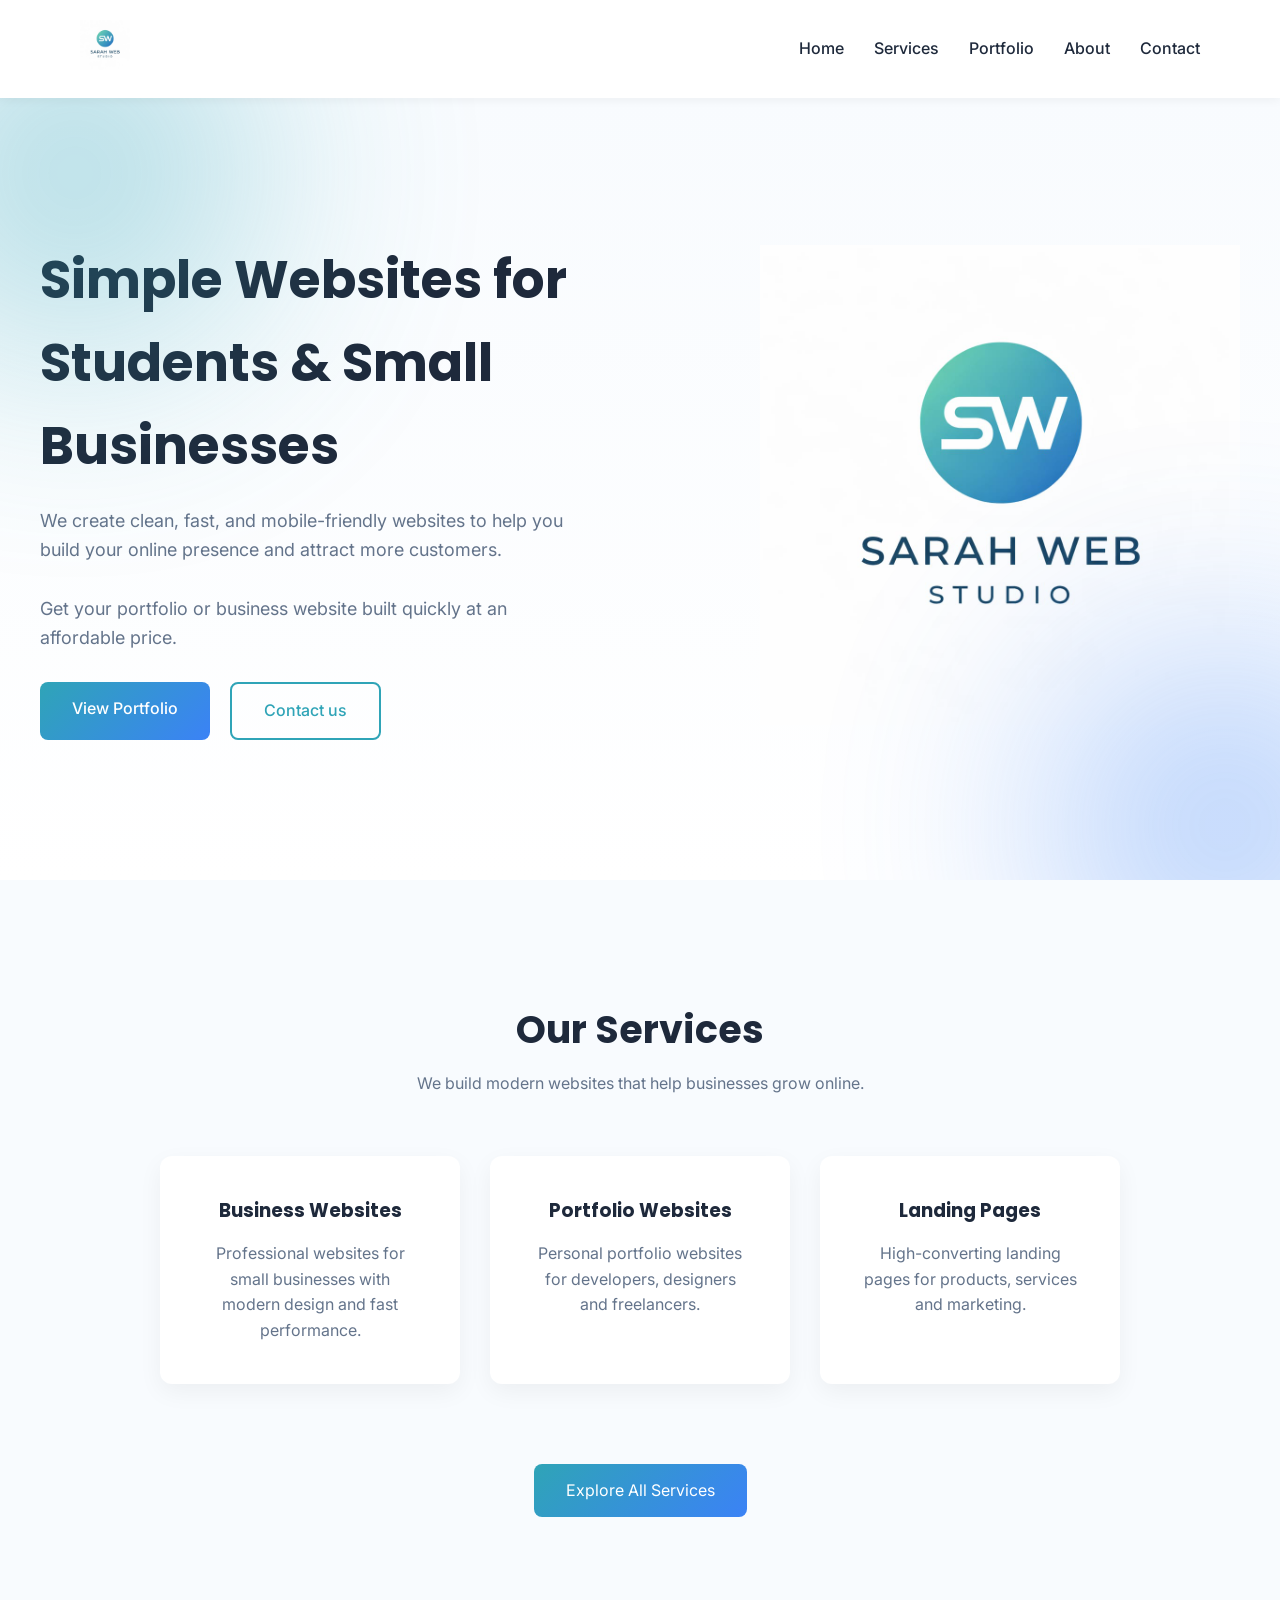
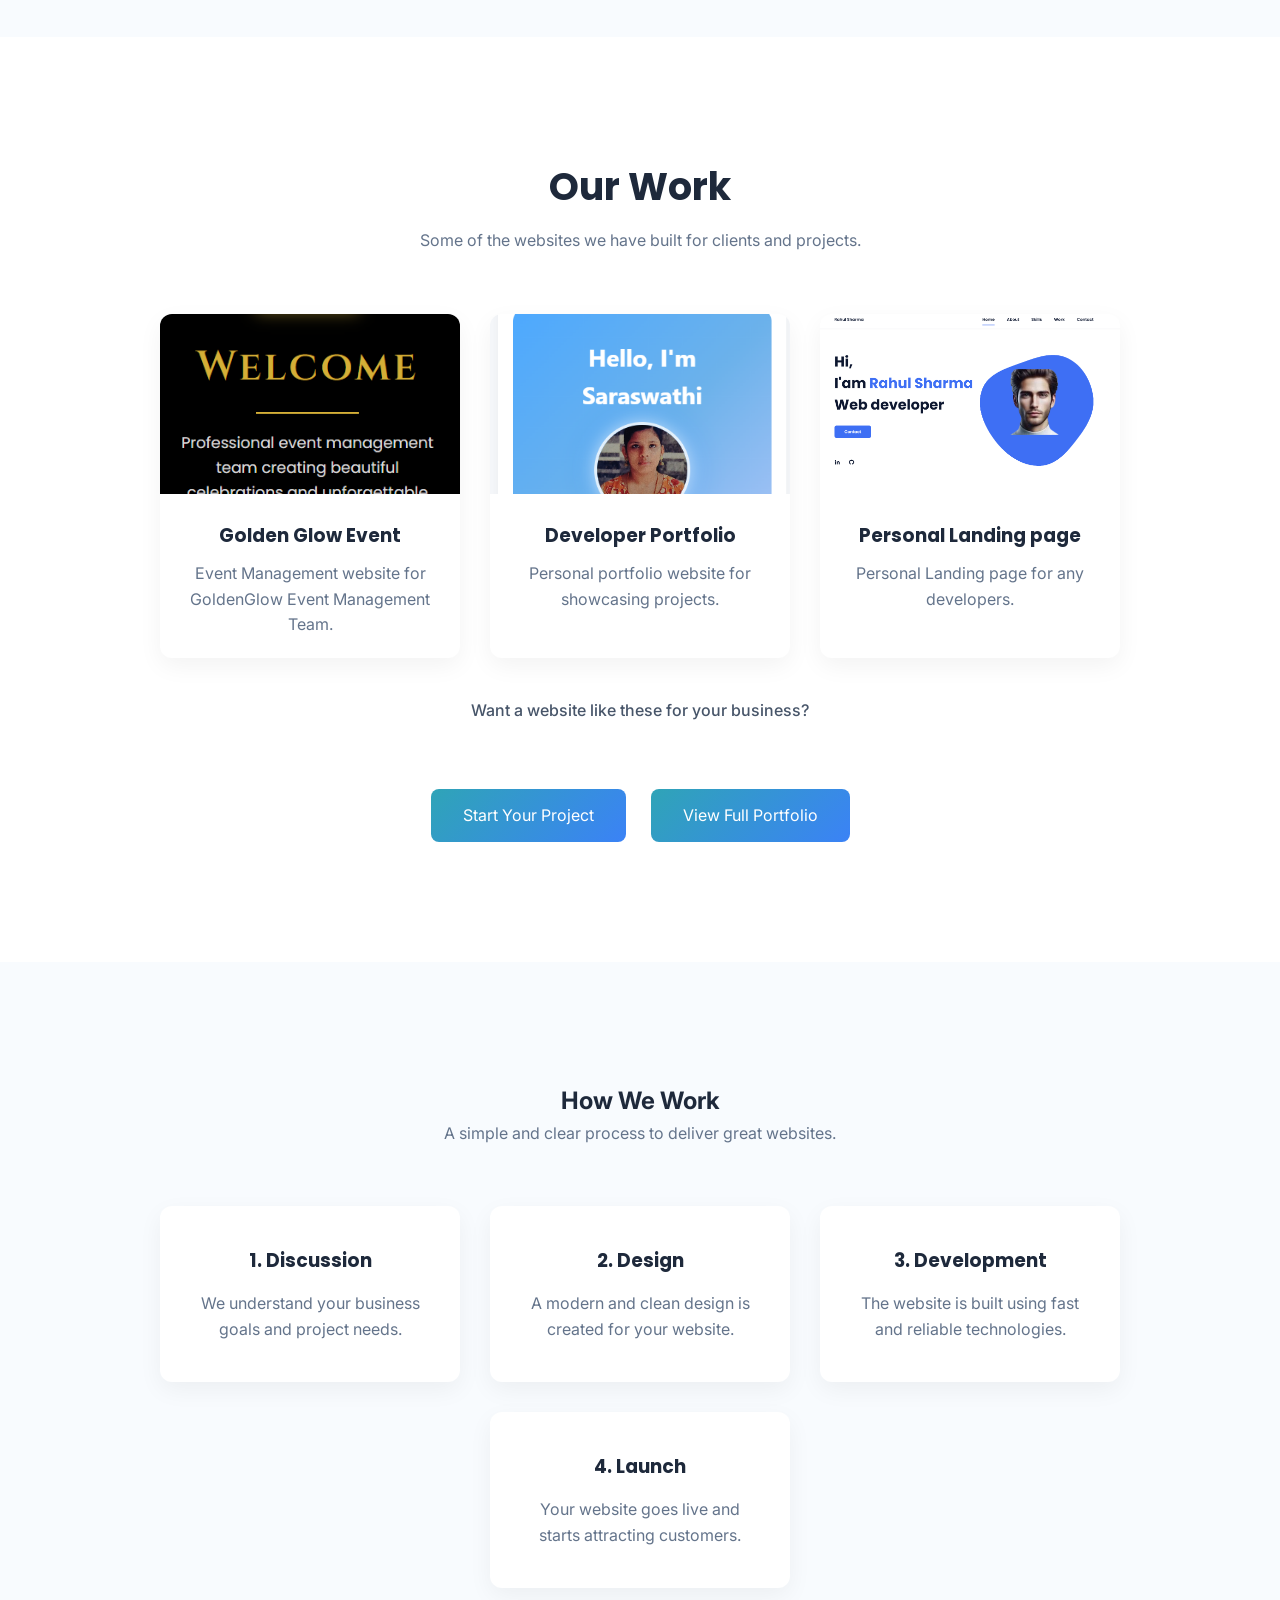
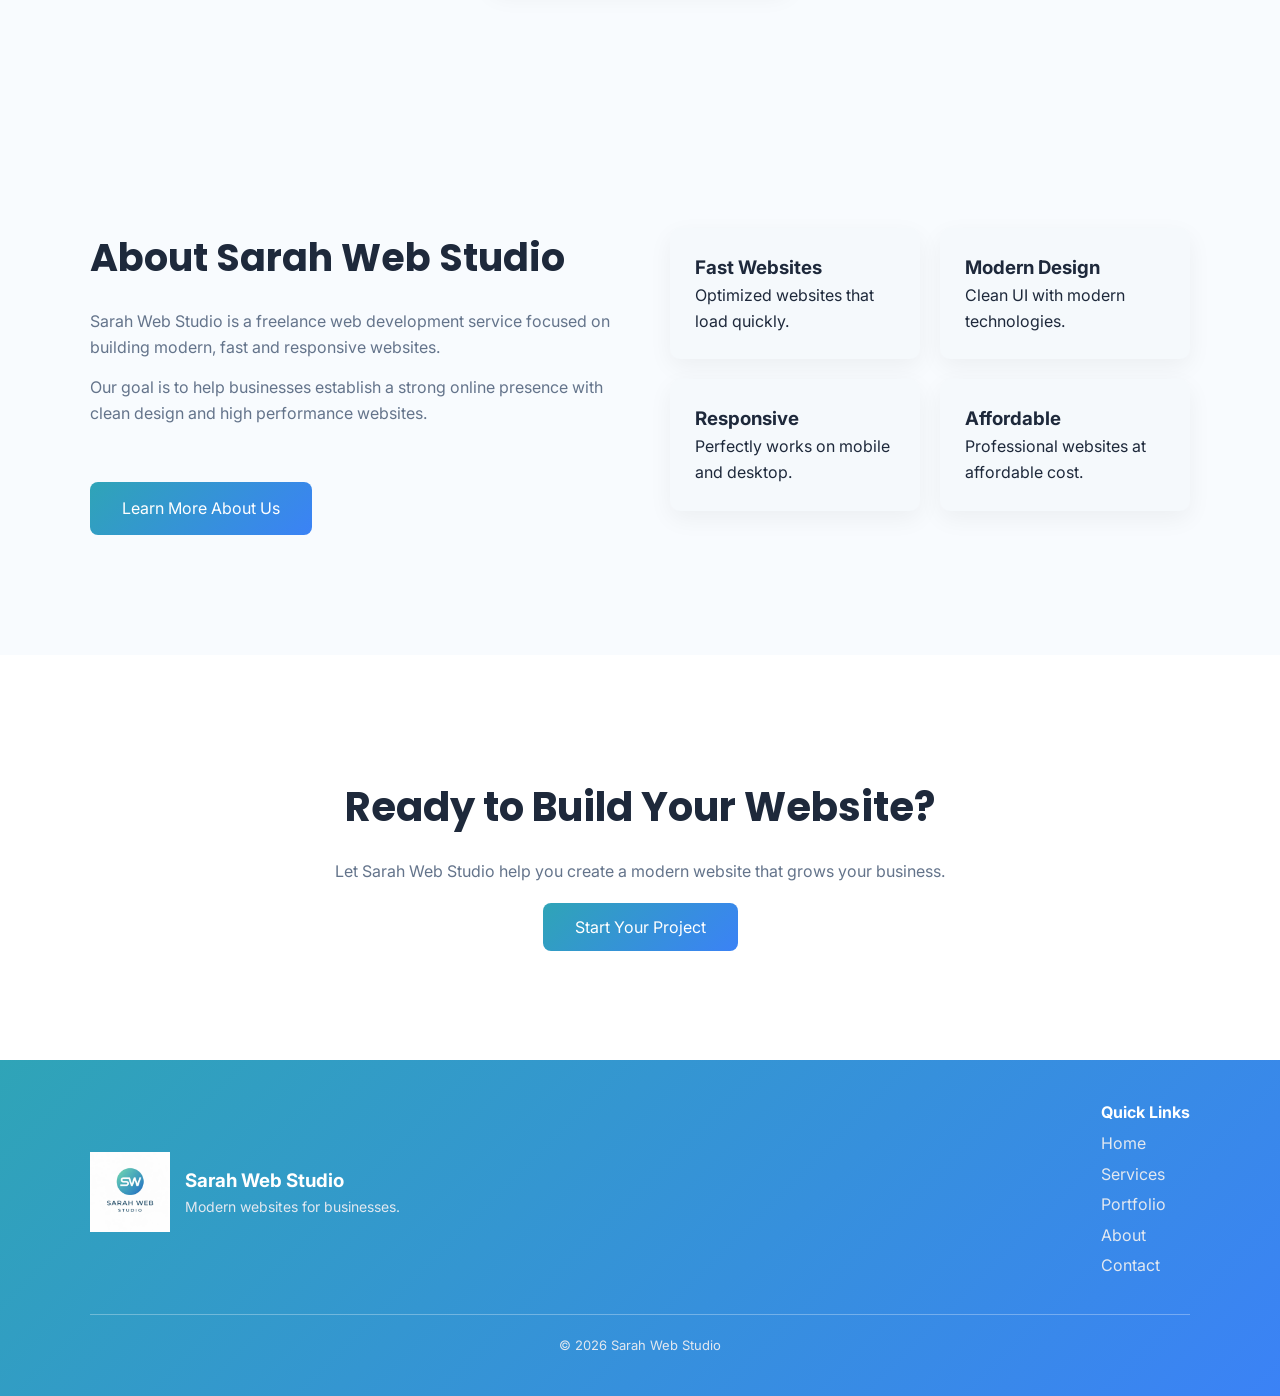
<file: index.html>
<!DOCTYPE html>
<html lang="en">

<head>
<meta charset="UTF-8">
<meta name="viewport" content="width=device-width, initial-scale=1.0">
<title>Sarah Web Studio</title>

<link rel="stylesheet" href="css/style.css">

<link href="https://fonts.googleapis.com/css2?family=Poppins:wght@500;600;700&family=Inter:wght@400;500&display=swap" rel="stylesheet">
</head>

<body>

<header class="navbar">

<div class="logo">
<img src="images/logo.jpeg" alt="Sarah Web Studio Logo">
</div>

<nav id="nav-menu">
<ul>
<li><a href="index.html">Home</a></li>
<li><a href="services.html">Services</a></li>
<li><a href="portfolio.html">Portfolio</a></li>
<li><a href="about.html">About</a></li>
<li><a href="contact.html">Contact</a></li>
</ul>
</nav>

<div class="hamburger" onclick="toggleMenu()">
<span></span>
<span></span>
<span></span>
</div>

</header>


<!-- HERO -->

<section class="hero">

<div class="shape shape1"></div>
<div class="shape shape2"></div>

<div class="hero-container">

<div class="hero-text">

<h1>Simple Websites for Students & Small Businesses</h1>

<p class="hero-tagline">
We create clean, fast, and mobile-friendly websites to help you build your online presence and attract more customers.
</p>

<p>
Get your portfolio or business website built quickly at an affordable price.
</p>

<div class="hero-buttons">
<a href="portfolio.html" class="btn-primary">View Portfolio</a>
<a href="contact.html" class="btn-secondary">Contact us</a>
</div>

</div>

<div class="hero-image">
<img src="images/hero-image.jpeg" alt="Website Preview">
</div>

</div>

</section>


<!-- SERVICES -->

<section class="services">

<h2>Our Services</h2>

<p class="services-subtitle">
We build modern websites that help businesses grow online.
</p>

<div class="services-container">

<div class="service-card">
<h3>Business Websites</h3>
<p>Professional websites for small businesses with modern design and fast performance.</p>
</div>

<div class="service-card">
<h3>Portfolio Websites</h3>
<p>Personal portfolio websites for developers, designers and freelancers.</p>
</div>

<div class="service-card">
<h3>Landing Pages</h3>
<p>High-converting landing pages for products, services and marketing.</p>
</div>

</div>

<div class="services-btn">
<a href="services.html" class="section-btn">Explore All Services</a>
</div>

</section>


<!-- PORTFOLIO -->

<section class="portfolio">

<h2>Our Work</h2>

<p class="portfolio-subtitle">
Some of the websites we have built for clients and projects.
</p>

<div class="portfolio-container">

<div class="portfolio-card">
<img src="images/goldenglow/Goldenglow1.png" alt="">
<h3>Golden Glow Event</h3>
<p>Event Management website for GoldenGlow Event Management Team.</p>
</div>

<div class="portfolio-card">
<img src="images/portfolio/portfolio-1.png" alt="">
<h3>Developer Portfolio</h3>
<p>Personal portfolio website for showcasing projects.</p>
</div>

<div class="portfolio-card">
<img src="images/web2/web2-1.png" alt="">
<h3>Personal Landing page</h3>
<p>Personal Landing page for any developers.</p>
</div>

</div>

<div class="portfolio-more">
<p class="portfolio-cta">
Want a website like these for your business?
</p>

<div class="portfolio-actions">
<a href="contact.html" class="section-btn primary-btn">Start Your Project</a>
<a href="portfolio.html" class="section-btn secondary-btn">View Full Portfolio</a>
</div>
</div>

</section>


<!-- PROCESS -->

<section class="process">

<h2>How We Work</h2>

<p class="services-subtitle">
A simple and clear process to deliver great websites.
</p>

<div class="services-container">

<div class="service-card">
<h3>1. Discussion</h3>
<p>We understand your business goals and project needs.</p>
</div>

<div class="service-card">
<h3>2. Design</h3>
<p>A modern and clean design is created for your website.</p>
</div>

<div class="service-card">
<h3>3. Development</h3>
<p>The website is built using fast and reliable technologies.</p>
</div>

<div class="service-card">
<h3>4. Launch</h3>
<p>Your website goes live and starts attracting customers.</p>
</div>

</div>

</section>


<!-- ABOUT -->

<section class="about">

<div class="about-container">

<div class="about-text">

<h2>About Sarah Web Studio</h2>

<p>Sarah Web Studio is a freelance web development service focused on building modern, fast and responsive websites.</p>

<p>Our goal is to help businesses establish a strong online presence with clean design and high performance websites.</p>

<a href="about.html" class="section-btn">Learn More About Us</a>

</div>

<div class="about-features">

<div class="feature-card">
<h3>Fast Websites</h3>
<p>Optimized websites that load quickly.</p>
</div>

<div class="feature-card">
<h3>Modern Design</h3>
<p>Clean UI with modern technologies.</p>
</div>

<div class="feature-card">
<h3>Responsive</h3>
<p>Perfectly works on mobile and desktop.</p>
</div>

<div class="feature-card">
<h3>Affordable</h3>
<p>Professional websites at affordable cost.</p>
</div>

</div>

</div>

</section>


<!-- CTA -->

<section class="contact-cta">

<h2>Ready to Build Your Website?</h2>

<p>Let Sarah Web Studio help you create a modern website that grows your business.</p>

<a href="contact.html" class="cta-btn">Start Your Project</a>

</section>


<!-- FOOTER -->

<footer class="footer">

<div class="footer-container">

<div class="footer-row">

<div class="footer-brand">

<img src="images/logo.jpeg" alt="logo">

<div class="footer-info">
<h3>Sarah Web Studio</h3>
<p>Modern websites for businesses.</p>
</div>

</div>

<div class="footer-links-box">

<h4>Quick Links</h4>

<ul>
<li><a href="index.html">Home</a></li>
<li><a href="services.html">Services</a></li>
<li><a href="portfolio.html">Portfolio</a></li>
<li><a href="about.html">About</a></li>
<li><a href="contact.html">Contact</a></li>
</ul>

</div>

</div>

<hr class="footer-divider">

<p class="copyright">© 2026 Sarah Web Studio</p>

</div>

</footer>

<script src="js/script.js"></script>

</body>
</html>
</file>
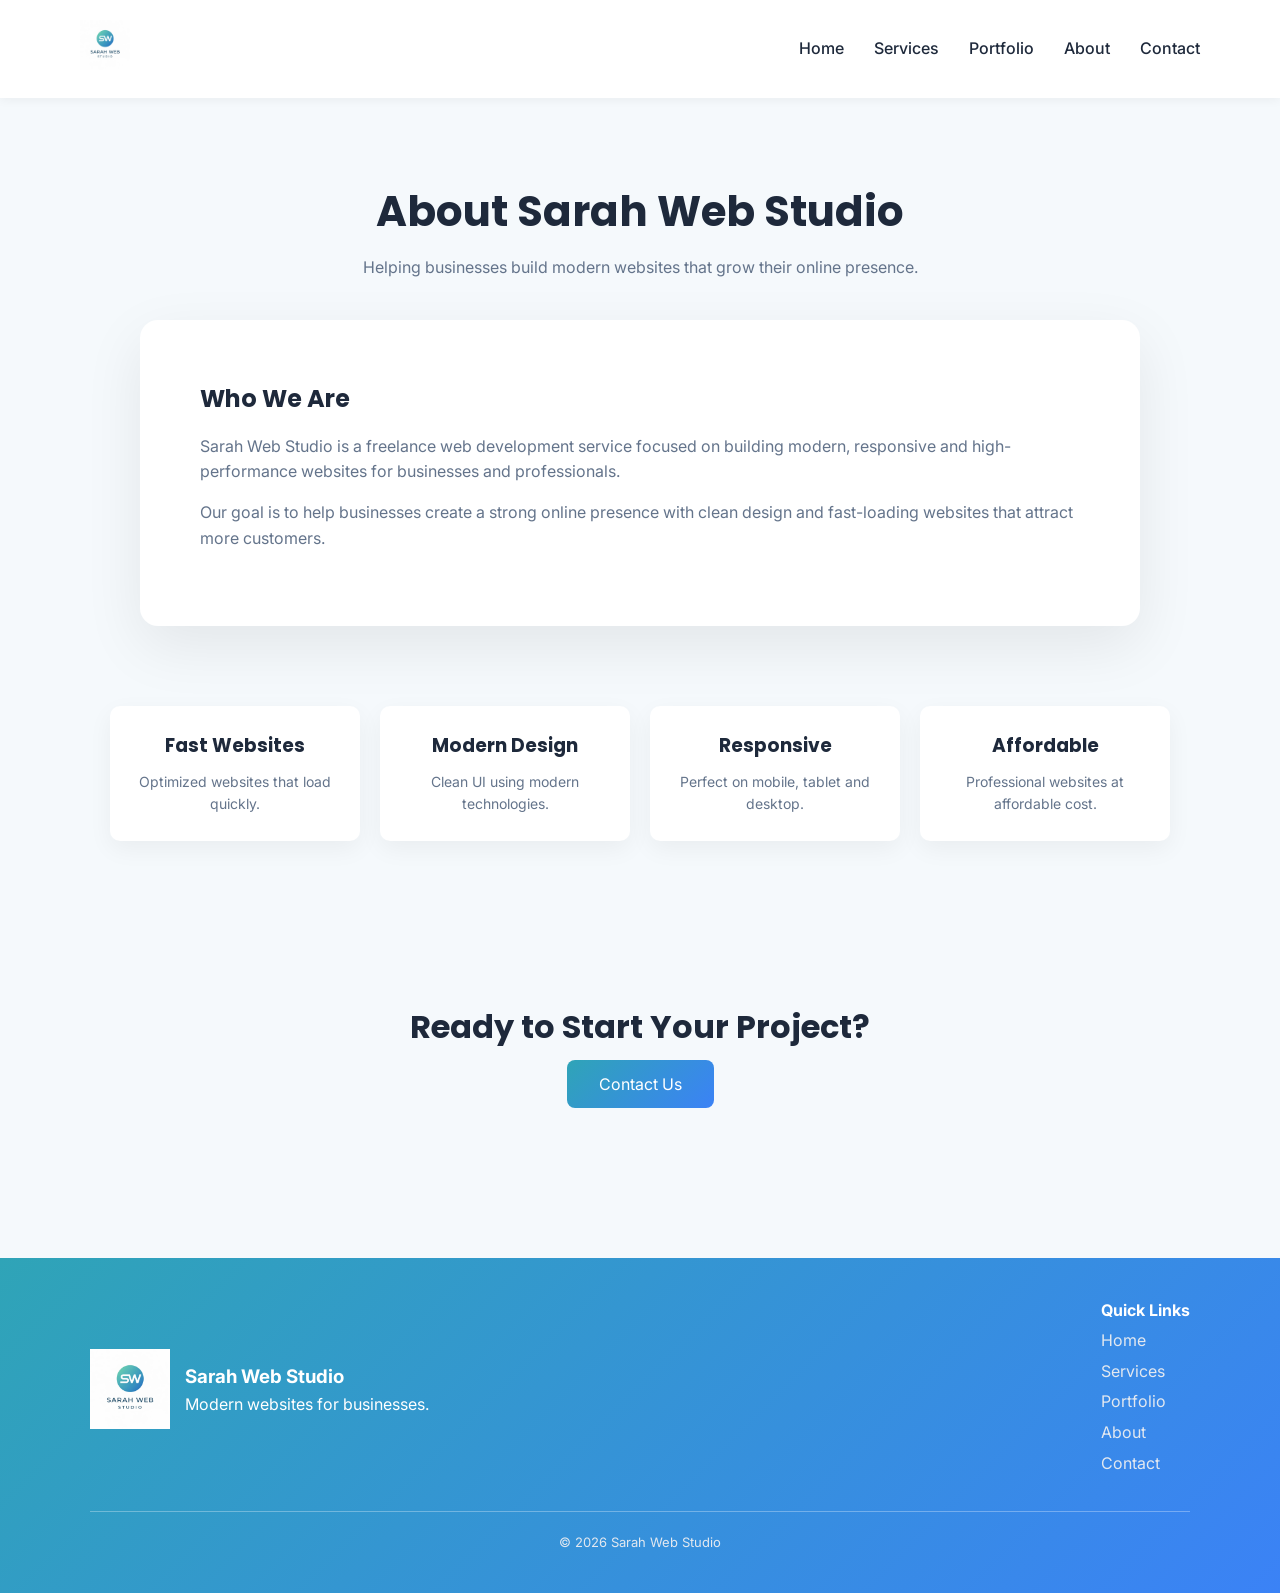
<file: about.html>
<!DOCTYPE html>
<html lang="en">

<head>

<meta charset="UTF-8">
<meta name="viewport" content="width=device-width, initial-scale=1.0">

<title>About | Sarah Web Studio</title>

<link href="https://fonts.googleapis.com/css2?family=Poppins:wght@500;600;700&family=Inter:wght@400;500&display=swap" rel="stylesheet">

<style>

/* RESET */

*{
margin:0;
padding:0;
box-sizing:border-box;
}

body{
font-family:'Inter',sans-serif;
background:#F5F9FC;
color:#1E293B;
line-height:1.6;
}

/* NAVBAR */

.navbar{
display:flex;
justify-content:space-between;
align-items:center;
padding:20px 80px;
background:white;
box-shadow:0 2px 10px rgba(0,0,0,0.05);
position:relative;
}

.logo img{
height:50px;
}

nav ul{
display:flex;
gap:30px;
list-style:none;
}

nav a{
text-decoration:none;
color:#1E293B;
font-weight:500;
}

nav a:hover{
color:#2FA4B7;
}

.hamburger{
display:none;
flex-direction:column;
cursor:pointer;
gap:5px;
}

.hamburger span{
width:25px;
height:3px;
background:#1E293B;
}


/* PAGE HEADER */

.about-header{
text-align:center;
padding:80px 20px 40px;
}

.about-header h1{
font-family:'Poppins',sans-serif;
font-size:42px;
margin-bottom:10px;
}

.about-header p{
color:#64748B;
}


/* ABOUT SECTION */

.about-section{
max-width:1000px;
margin:auto;
background:white;
padding:60px;
border-radius:18px;
box-shadow:0 20px 60px rgba(0,0,0,0.08);
margin-bottom:80px;
}

.about-section h2{
font-family:'Poppins',sans-serif;
margin-bottom:15px;
}

.about-section p{
color:#64748B;
margin-bottom:15px;
}


/* FEATURES */

.features{
max-width:1100px;
margin:auto;
display:grid;
grid-template-columns:repeat(4,1fr);
gap:20px;
padding:0 20px 80px;
}

.feature-card{
background:white;
padding:25px;
border-radius:10px;
text-align:center;
box-shadow:0 8px 25px rgba(0,0,0,0.05);
}

.feature-card h3{
font-family:'Poppins',sans-serif;
margin-bottom:10px;
}

.feature-card p{
color:#64748B;
font-size:14px;
}


/* CTA */

.about-cta{
text-align:center;
padding:80px 20px;
}

.about-cta h2{
font-family:'Poppins',sans-serif;
font-size:32px;
margin-bottom:20px;
}

.cta-btn{
padding:14px 32px;
background:linear-gradient(135deg,#2FA4B7,#3B82F6);
color:white;
text-decoration:none;
border-radius:8px;
}


/* FOOTER */

.footer{
margin-top:80px;
background:linear-gradient(135deg,#2FA4B7,#3B82F6);
color:white;
padding:40px 20px;
}

.footer-container{
max-width:1100px;
margin:auto;
}

.footer-row{
display:flex;
justify-content:space-between;
align-items:center;
flex-wrap:wrap;
gap:30px;
}

.footer-brand{
display:flex;
align-items:center;
gap:15px;
}

.footer-brand img{
width:80px;
}

.footer-links-box ul{
list-style:none;
}

.footer-links-box li{
margin:5px 0;
}

.footer-links-box a{
color:#E2E8F0;
text-decoration:none;
}

.footer-divider{
border:none;
height:1px;
background:rgba(255,255,255,0.3);
margin:30px 0 20px;
}

.copyright{
text-align:center;
font-size:13px;
color:#E2E8F0;
}


/* MOBILE */

@media(max-width:768px){

.navbar{
padding:15px 20px;
}

#nav-menu{
position:absolute;
top:70px;
left:0;
width:100%;
background:white;
display:none;
box-shadow:0 10px 20px rgba(0,0,0,0.1);
}

#nav-menu ul{
flex-direction:column;
padding:20px;
}

#nav-menu.active{
display:block;
}

.hamburger{
display:flex;
}

.features{
grid-template-columns:1fr;
}

.about-section{
padding:40px 20px;
}

.footer-row{
flex-direction:column;
text-align:center;
}

.footer-brand{
flex-direction:column;
}

}

</style>

</head>

<body>


<header class="navbar">

<div class="logo">
<img src="images/logo.jpeg">
</div>

<nav id="nav-menu">
<ul>

<li><a href="index.html">Home</a></li>
<li><a href="services.html">Services</a></li>
<li><a href="portfolio.html">Portfolio</a></li>
<li><a href="about.html">About</a></li>
<li><a href="contact.html">Contact</a></li>

</ul>
</nav>

<div class="hamburger" onclick="toggleMenu()">
<span></span>
<span></span>
<span></span>
</div>

</header>


<section class="about-header">

<h1>About Sarah Web Studio</h1>

<p>
Helping businesses build modern websites that grow their online presence.
</p>

</section>


<section class="about-section">

<h2>Who We Are</h2>

<p>
Sarah Web Studio is a freelance web development service focused on building
modern, responsive and high-performance websites for businesses and professionals.
</p>

<p>
Our goal is to help businesses create a strong online presence with
clean design and fast-loading websites that attract more customers.
</p>

</section>


<section class="features">

<div class="feature-card">
<h3>Fast Websites</h3>
<p>Optimized websites that load quickly.</p>
</div>

<div class="feature-card">
<h3>Modern Design</h3>
<p>Clean UI using modern technologies.</p>
</div>

<div class="feature-card">
<h3>Responsive</h3>
<p>Perfect on mobile, tablet and desktop.</p>
</div>

<div class="feature-card">
<h3>Affordable</h3>
<p>Professional websites at affordable cost.</p>
</div>

</section>


<section class="about-cta">

<h2>Ready to Start Your Project?</h2>

<a href="contact.html" class="cta-btn">Contact Us</a>

</section>


<footer class="footer">

<div class="footer-container">

<div class="footer-row">

<div class="footer-brand">

<img src="images/logo.jpeg">

<div>
<h3>Sarah Web Studio</h3>
<p>Modern websites for businesses.</p>
</div>

</div>

<div class="footer-links-box">

<h4>Quick Links</h4>

<ul>

<li><a href="index.html">Home</a></li>
<li><a href="services.html">Services</a></li>
<li><a href="portfolio.html">Portfolio</a></li>
<li><a href="about.html">About</a></li>
<li><a href="contact.html">Contact</a></li>

</ul>


</div>

</div>

<hr class="footer-divider">

<p class="copyright">© 2026 Sarah Web Studio</p>

</div>

</footer>

<script src="js/script.js"></script>
</body>
</html>
</file>
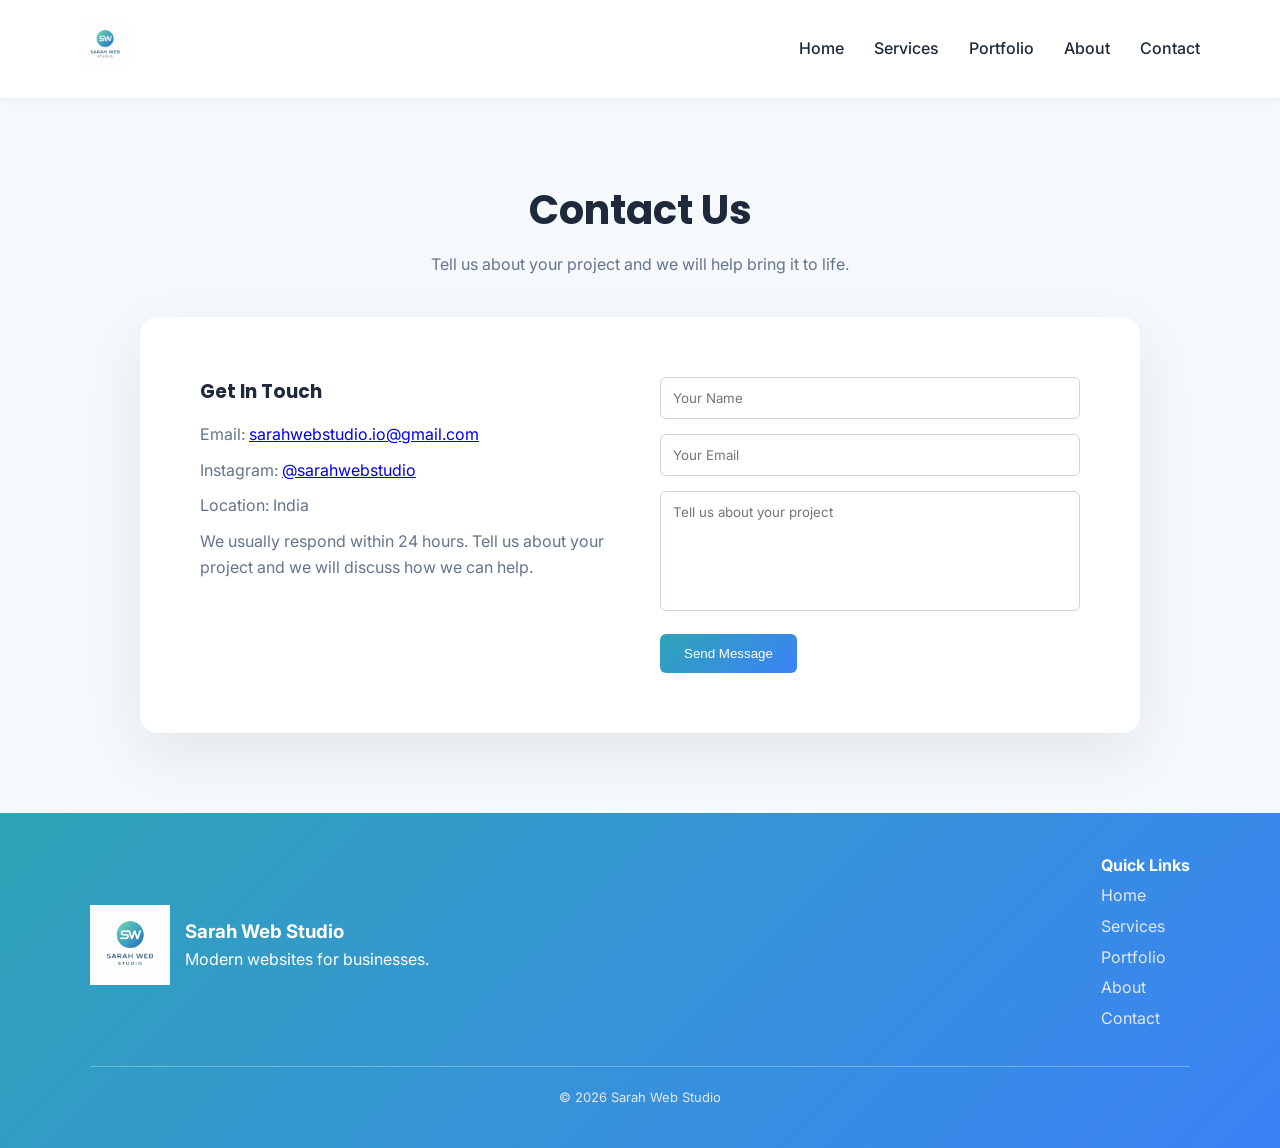
<file: contact.html>
<!DOCTYPE html>
<html lang="en">

<head>

<meta charset="UTF-8">
<meta name="viewport" content="width=device-width, initial-scale=1.0">

<title>Contact | Sarah Web Studio</title>

<link href="https://fonts.googleapis.com/css2?family=Poppins:wght@500;600;700&family=Inter:wght@400;500&display=swap" rel="stylesheet">

<style>

/* RESET */

*{
margin:0;
padding:0;
box-sizing:border-box;
}

body{
font-family:'Inter',sans-serif;
background:#F5F9FC;
color:#1E293B;
line-height:1.6;
}


/* NAVBAR */

.navbar{
display:flex;
justify-content:space-between;
align-items:center;
padding:20px 80px;
background:white;
box-shadow:0 2px 10px rgba(0,0,0,0.05);
position:relative;
}

.logo img{
height:50px;
}

nav ul{
display:flex;
gap:30px;
list-style:none;
}

nav a{
text-decoration:none;
color:#1E293B;
font-weight:500;
}

nav a:hover{
color:#2FA4B7;
}

.hamburger{
display:none;
flex-direction:column;
cursor:pointer;
gap:5px;
}

.hamburger span{
width:25px;
height:3px;
background:#1E293B;
}


/* HEADER */

.contact-header{
text-align:center;
padding:80px 20px 40px;
}

.contact-header h1{
font-family:'Poppins',sans-serif;
font-size:40px;
margin-bottom:10px;
}

.contact-header p{
color:#64748B;
}


/* CONTACT SECTION */

.contact-container{
max-width:1000px;
margin:auto;
background:white;
padding:60px;
border-radius:18px;
box-shadow:0 20px 60px rgba(0,0,0,0.08);
display:grid;
grid-template-columns:1fr 1fr;
gap:40px;
}


/* CONTACT INFO */

.contact-info h3{
font-family:'Poppins',sans-serif;
margin-bottom:15px;
}

.contact-info p{
color:#64748B;
margin-bottom:10px;
}


/* FORM */

.contact-form input,
.contact-form textarea{
width:100%;
padding:12px;
margin-bottom:15px;
border:1px solid #CBD5E1;
border-radius:6px;
font-family:'Inter',sans-serif;
}

.contact-form textarea{
resize:none;
height:120px;
}

.submit-btn{
background:linear-gradient(135deg,#2FA4B7,#3B82F6);
color:white;
border:none;
padding:12px 24px;
border-radius:6px;
cursor:pointer;
}


/* FOOTER */

.footer{
margin-top:80px;
background:linear-gradient(135deg,#2FA4B7,#3B82F6);
color:white;
padding:40px 20px;
}

.footer-container{
max-width:1100px;
margin:auto;
}

.footer-row{
display:flex;
justify-content:space-between;
align-items:center;
flex-wrap:wrap;
gap:30px;
}

.footer-brand{
display:flex;
align-items:center;
gap:15px;
}

.footer-brand img{
width:80px;
}

.footer-links-box ul{
list-style:none;
}

.footer-links-box li{
margin:5px 0;
}

.footer-links-box a{
color:#E2E8F0;
text-decoration:none;
}

.footer-divider{
border:none;
height:1px;
background:rgba(255,255,255,0.3);
margin:30px 0 20px;
}

.copyright{
text-align:center;
font-size:13px;
color:#E2E8F0;
}


/* MOBILE */

@media(max-width:768px){

.navbar{
padding:15px 20px;
}

#nav-menu{
position:absolute;
top:70px;
left:0;
width:100%;
background:white;
display:none;
box-shadow:0 10px 20px rgba(0,0,0,0.1);
}

#nav-menu ul{
flex-direction:column;
padding:20px;
}

#nav-menu.active{
display:block;
}

.hamburger{
display:flex;
}

.contact-container{
grid-template-columns:1fr;
padding:40px 20px;
}

.footer-row{
flex-direction:column;
text-align:center;
}

.footer-brand{
flex-direction:column;
}

}

</style>

</head>

<body>


<header class="navbar">

<div class="logo">
<img src="images/logo.jpeg">
</div>

<nav id="nav-menu">
<ul>

<li><a href="index.html">Home</a></li>
<li><a href="services.html">Services</a></li>
<li><a href="portfolio.html">Portfolio</a></li>
<li><a href="about.html">About</a></li>
<li><a href="contact.html">Contact</a></li>

</ul>
</nav>

<div class="hamburger" onclick="toggleMenu()">
<span></span>
<span></span>
<span></span>
</div>

</header>



<section class="contact-header">

<h1>Contact Us</h1>

<p>Tell us about your project and we will help bring it to life.</p>

</section>



<section class="contact-container">

<div class="contact-info">

<h3>Get In Touch</h3>

<p>Email: <a href="mailto:sarahwebstudio.io@gmail.com">sarahwebstudio.io@gmail.com</a></p>

<p>Instagram: <a href="https://instagram.com/sarahwebstudio" target="_blank">@sarahwebstudio</a></p>

<p>Location: India</p>

<p>
We usually respond within 24 hours.
Tell us about your project and we will discuss how we can help.
</p>

</div>


<form class="contact-form" action="mailto:sarahwebstudio.io@gmail.com" method="post" enctype="text/plain">

<input type="text" name="Name" placeholder="Your Name" required>

<input type="email" name="Email" placeholder="Your Email" required>

<textarea name="Message" placeholder="Tell us about your project"></textarea>

<button type="submit" class="submit-btn">Send Message</button>

</form>

</section>

<footer class="footer">

<div class="footer-container">

<div class="footer-row">

<div class="footer-brand">

<img src="images/logo.jpeg">

<div>
<h3>Sarah Web Studio</h3>
<p>Modern websites for businesses.</p>
</div>

</div>

<div class="footer-links-box">

<h4>Quick Links</h4>

<ul>

<li><a href="index.html">Home</a></li>
<li><a href="services.html">Services</a></li>
<li><a href="portfolio.html">Portfolio</a></li>
<li><a href="about.html">About</a></li>
<li><a href="contact.html">Contact</a></li>

</ul>


</div>

</div>

<hr class="footer-divider">

<p class="copyright">© 2026 Sarah Web Studio</p>

</div>

</footer>

<script src="js/script.js"></script>

</body>
</html>
</file>
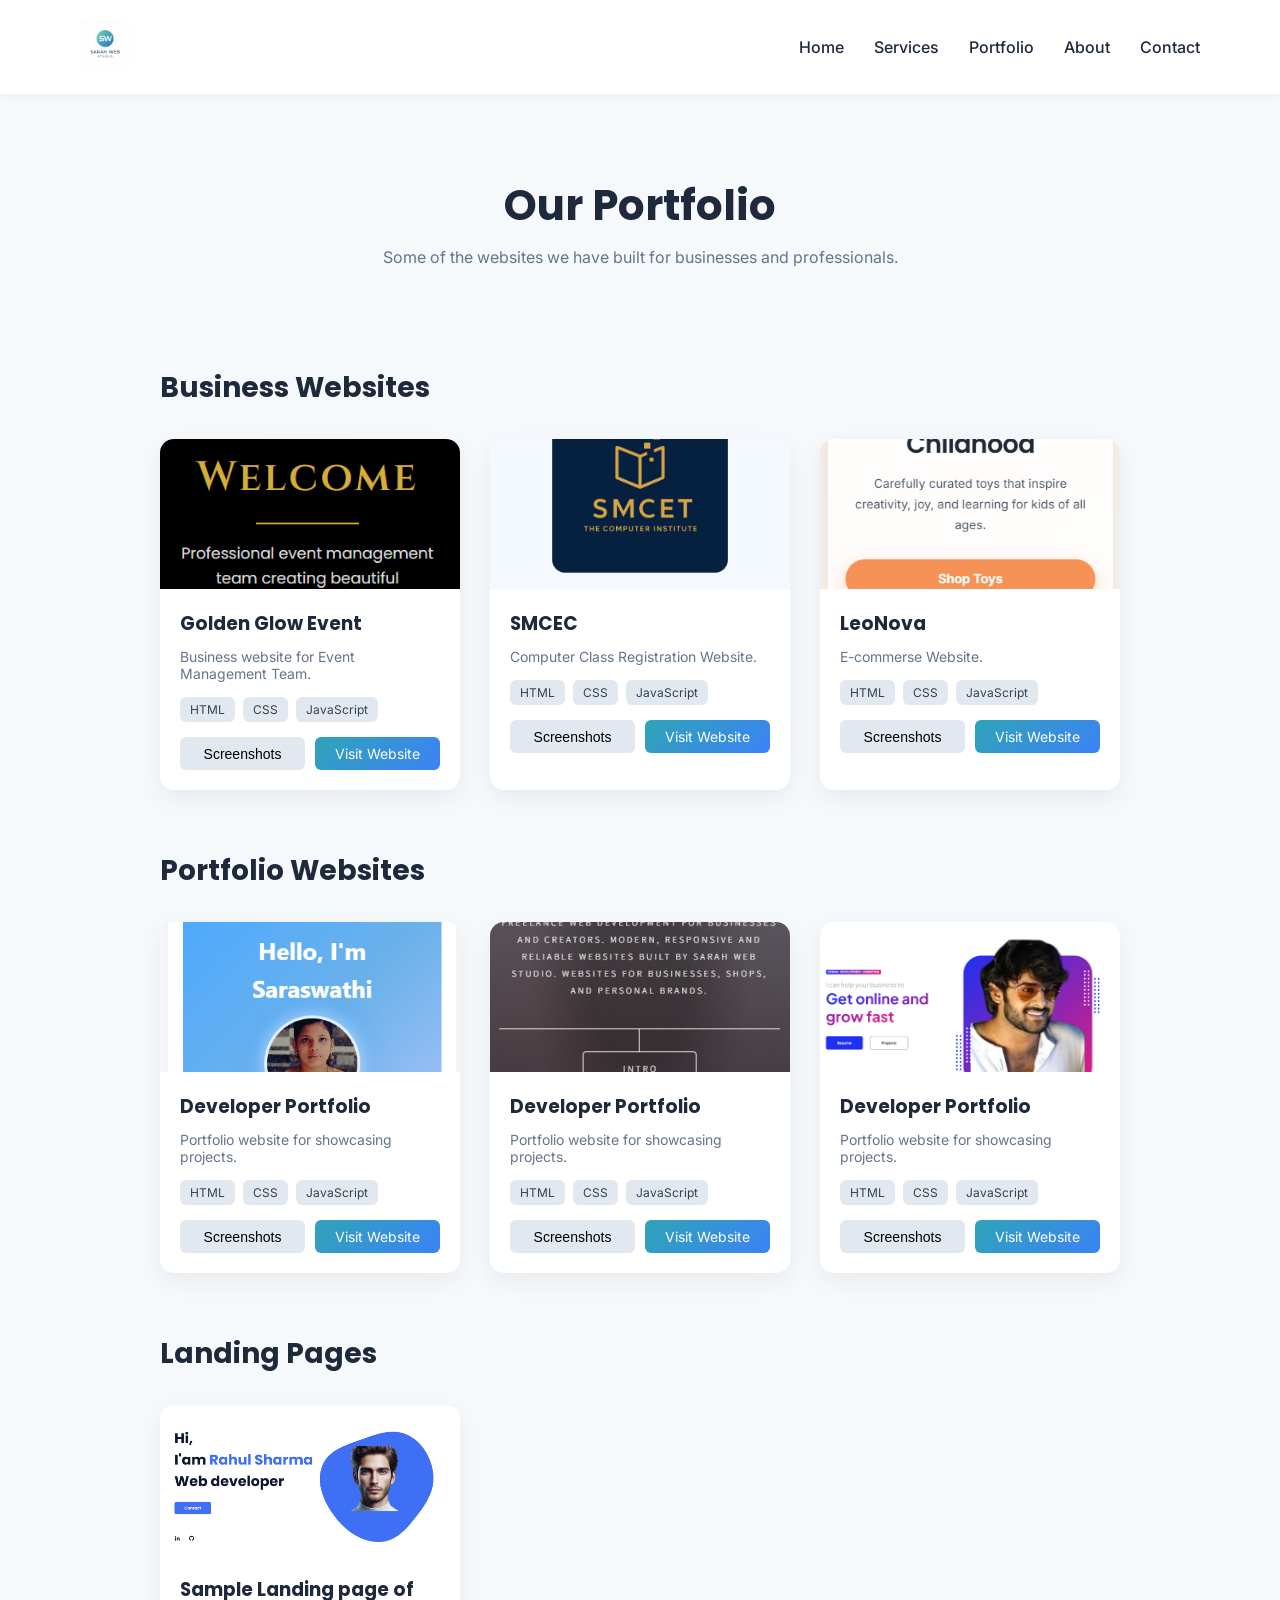
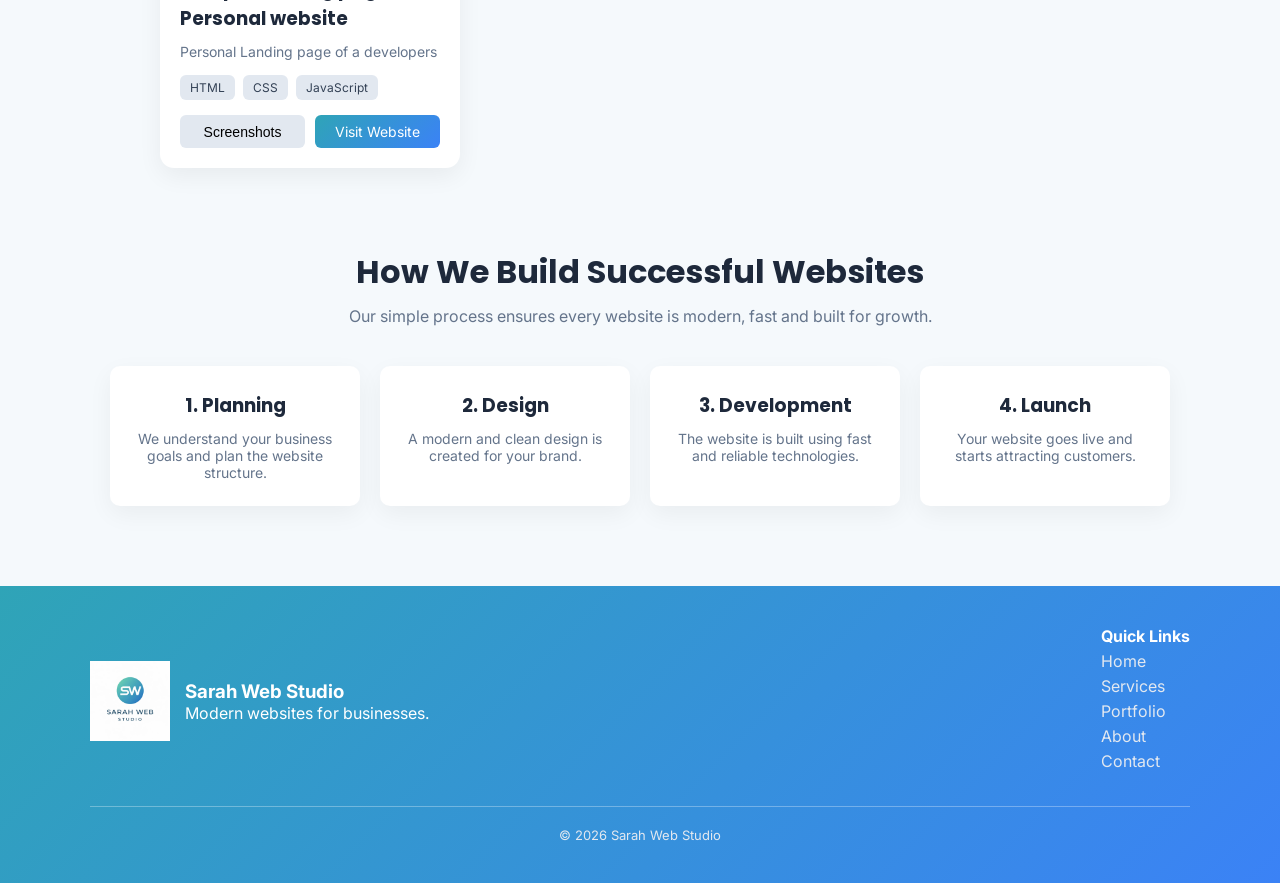
<file: portfolio.html>
<!DOCTYPE html>
<html lang="en">

<head>

<meta charset="UTF-8">
<meta name="viewport" content="width=device-width, initial-scale=1.0">

<title>Portfolio | Sarah Web Studio</title>

<link href="https://fonts.googleapis.com/css2?family=Poppins:wght@500;600;700&family=Inter:wght@400;500&display=swap" rel="stylesheet">

<style>

/* RESET */

*{
margin:0;
padding:0;
box-sizing:border-box;
}

body{
font-family:'Inter',sans-serif;
background:#F5F9FC;
color:#1E293B;
}


/* NAVBAR */

.navbar{
display:flex;
justify-content:space-between;
align-items:center;
padding:20px 80px;
background:white;
box-shadow:0 2px 10px rgba(0,0,0,0.05);
position:relative;
}

.logo img{
height:50px;
}

nav ul{
display:flex;
gap:30px;
list-style:none;
}

nav a{
text-decoration:none;
color:#1E293B;
font-weight:500;
}

nav a:hover{
color:#2FA4B7;
}

.hamburger{
display:none;
flex-direction:column;
cursor:pointer;
gap:5px;
}

.hamburger span{
width:25px;
height:3px;
background:#1E293B;
}


/* HEADER */

.portfolio-header{
text-align:center;
padding:80px 20px 40px;
}

.portfolio-header h1{
font-size:42px;
font-family:'Poppins',sans-serif;
margin-bottom:10px;
}

.portfolio-header p{
color:#64748B;
}


/* SECTION */

.portfolio-section{
max-width:1000px;
margin:60px auto;
padding:0 20px;
}

.portfolio-section h2{
font-family:'Poppins',sans-serif;
font-size:28px;
margin-bottom:30px;
}


/* GRID */

.portfolio-grid{
display:grid;
grid-template-columns:repeat(3,1fr);
gap:30px;
}


/* CARD */

.portfolio-card{
background:white;
border-radius:14px;
overflow:hidden;
box-shadow:0 8px 25px rgba(0,0,0,0.06);
transition:transform 0.35s ease, box-shadow 0.35s ease;
}

.portfolio-card:hover{
transform:translateY(-10px);
box-shadow:0 25px 50px rgba(0,0,0,0.12);
}

.portfolio-card img{
width:100%;
height:150px;
object-fit:cover;
object-position: center;
display: block;
}

.portfolio-card-content{
padding:20px;
}

.portfolio-card h3{
font-family:'Poppins',sans-serif;
margin-bottom:10px;
}

.portfolio-card p{
color:#64748B;
font-size:14px;
margin-bottom:15px;
}


/* TECH STACK */

.tech-stack{
display:flex;
gap:8px;
flex-wrap:wrap;
margin-bottom:15px;
}

.tech-stack span{
background:#E2E8F0;
padding:5px 10px;
border-radius:6px;
font-size:12px;
color:#334155;
}


/* BUTTONS */

.portfolio-buttons{
display:flex;
gap:10px;
}

.btn-gallery,
.btn-live{
flex:1;
text-align:center;
padding:8px 10px;
border-radius:6px;
font-size:14px;
cursor:pointer;
text-decoration:none;
}

.btn-gallery{
background:#E2E8F0;
border:none;
}

.btn-live{
background:linear-gradient(135deg,#2FA4B7,#3B82F6);
color:white;
}


/* PROCESS SECTION */

.portfolio-process{
max-width:1100px;
margin:80px auto;
text-align:center;
padding:0 20px;
}

.portfolio-process h2{
font-family:'Poppins',sans-serif;
font-size:32px;
margin-bottom:10px;
}

.process-subtitle{
color:#64748B;
margin-bottom:40px;
}

.process-container{
display:grid;
grid-template-columns:repeat(4,1fr);
gap:20px;
}

.process-card{
background:white;
padding:25px;
border-radius:10px;
box-shadow:0 8px 25px rgba(0,0,0,0.05);
}

.process-card h3{
margin-bottom:10px;
font-family:'Poppins',sans-serif;
}

.process-card p{
color:#64748B;
font-size:14px;
}


/* GALLERY */

.gallery{
position:fixed;
top:0;
left:0;
width:100%;
height:100%;
background:rgba(0,0,0,0.9);
display:none;
justify-content:center;
align-items:center;
z-index:1000;
}

.gallery img{
max-width:90%;
max-height:85%;
border-radius:10px;
}

.close-gallery{
position:absolute;
top:25px;
right:40px;
font-size:40px;
color:white;
cursor:pointer;
}
.gallery-prev,
.gallery-next{
position:absolute;
top:50%;
transform:translateY(-50%);
font-size:30px;
background:rgba(255,255,255,0.8);
border:none;
padding:10px 15px;
cursor:pointer;
border-radius:6px;
}

.gallery-prev{
left:40px;
}

.gallery-next{
right:40px;
}

/* FOOTER */

.footer{
margin-top:80px;
background:linear-gradient(135deg,#2FA4B7,#3B82F6);
color:white;
padding:40px 20px;
}

.footer-container{
max-width:1100px;
margin:auto;
}

.footer-row{
display:flex;
justify-content:space-between;
align-items:center;
flex-wrap:wrap;
gap:30px;
}

.footer-brand{
display:flex;
align-items:center;
gap:15px;
}

.footer-brand img{
width:80px;
}

.footer-links-box ul{
list-style:none;
}

.footer-links-box li{
margin:5px 0;
}

.footer-links-box a{
color:#E2E8F0;
text-decoration:none;
}

.footer-divider{
border:none;
height:1px;
background:rgba(255,255,255,0.3);
margin:30px 0 20px;
}

.copyright{
text-align:center;
font-size:13px;
color:#E2E8F0;
}


/* MOBILE */

@media(max-width:768px){

.navbar{
padding:15px 20px;
}

/* MOBILE MENU */

#nav-menu{
position:absolute;
top:70px;
left:0;
width:100%;
background:white;
display:none;
box-shadow:0 10px 20px rgba(0,0,0,0.1);
}

#nav-menu ul{
flex-direction:column;
padding:20px;
}

#nav-menu.active{
display:block;
}

.hamburger{
display:flex;
}

/* PORTFOLIO GRID FIX */

.portfolio-grid{
grid-template-columns:1fr;
gap:20px;
}

.portfolio-card img{
height:130px;
}

/* PROCESS SECTION */

.process-container{
grid-template-columns:1fr;
}

/* FOOTER */

.footer-row{
flex-direction:column;
text-align:center;
}

.footer-brand{
flex-direction:column;
}

}


</style>

</head>

<body>


<header class="navbar">

<div class="logo">
<img src="images/logo.jpeg">
</div>

<nav id="nav-menu">
<ul>

<li><a href="index.html">Home</a></li>
<li><a href="services.html">Services</a></li>
<li><a href="portfolio.html">Portfolio</a></li>
<li><a href="about.html">About</a></li>
<li><a href="contact.html">Contact</a></li>

</ul>
</nav>

<div class="hamburger" onclick="toggleMenu()">
<span></span>
<span></span>
<span></span>
</div>

</header>


<section class="portfolio-header">

<h1>Our Portfolio</h1>
<p>Some of the websites we have built for businesses and professionals.</p>

</section>


<!-- BUSINESS -->

<section class="portfolio-section">

<h2>Business Websites</h2>

<div class="portfolio-grid">
    <div class="portfolio-card">

<img src="images/goldenglow/Goldenglow1.png">

<div class="portfolio-card-content">

<h3>Golden Glow Event</h3>

<p>Business website for Event Management Team.</p>

<div class="tech-stack">
<span>HTML</span>
<span>CSS</span>
<span>JavaScript</span>
</div>

<div class="portfolio-buttons">

<button class="btn-gallery"
data-images="images/goldenglow/Goldenglow1.png,images/goldenglow/Goldenglow2.png,images/goldenglow/Goldenglow3.png">
Screenshots
</button>

<a href="https://s-webstd.github.io/GoldenGlowEvent/" class="btn-live" target="_blank">Visit Website</a>

</div>

</div>

</div>

<div class="portfolio-card">

<img src="images/SMCEC/SMCEC1.png">

<div class="portfolio-card-content">

<h3>SMCEC</h3>

<p>Computer Class Registration Website.</p>

<div class="tech-stack">
<span>HTML</span>
<span>CSS</span>
<span>JavaScript</span>
</div>

<div class="portfolio-buttons">

<button class="btn-gallery"
data-images="images/SMCEC/SMCEC1.png,images/SMCEC/SMCEC2.png,images/SMCEC/SMCEC3.png">
Screenshots
</button>

<a href="https://s-webstd.github.io/SMCEC/" class="btn-live" target="_blank">Visit Website</a>

</div>

</div>

</div>


<div class="portfolio-card">

<img src="images/leonova/leonova1.png">

<div class="portfolio-card-content">

<h3>LeoNova</h3>

<p>E-commerse Website.</p>

<div class="tech-stack">
<span>HTML</span>
<span>CSS</span>
<span>JavaScript</span>
</div>

<div class="portfolio-buttons">

<button class="btn-gallery"
data-images="images/leonova/leonova1.png,images/leonova/leonova2.png,images/leonova/leonova3.png">
Screenshots
</button>

<a href="https://saraswathi-2025.github.io/LeoNova/" class="btn-live" target="_blank">Visit Website</a>

</div>

</div>

</div>

</div>

</section>


<!-- PORTFOLIO -->

<section class="portfolio-section">

<h2>Portfolio Websites</h2>

<div class="portfolio-grid">

<div class="portfolio-card">

<img src="images/portfolio/portfolio-1.png">

<div class="portfolio-card-content">

<h3>Developer Portfolio</h3>

<p>Portfolio website for showcasing projects.</p>

<div class="tech-stack">
<span>HTML</span>
<span>CSS</span>
<span>JavaScript</span>
</div>

<div class="portfolio-buttons">

<button class="btn-gallery"
data-images="images/portfolio/portfolio-1.png,images/portfolio/portfolio-2.png,images/portfolio/portfolio-3.png">
Screenshots
</button>

<a href="http://saraswathi-2025.github.io/MyPortfolio/" class="btn-live" target="_blank">Visit Website</a>

</div>

</div>

</div>
<div class="portfolio-card">

<img src="images/web1/web1-1.png">

<div class="portfolio-card-content">

<h3>Developer Portfolio</h3>

<p>Portfolio website for showcasing projects.</p>

<div class="tech-stack">
<span>HTML</span>
<span>CSS</span>
<span>JavaScript</span>
</div>

<div class="portfolio-buttons">

<button class="btn-gallery"
data-images="images/web1/web1-1.png,images/web1/web1-2.png,images/web1/web1-3.png,images/web1/web1-4.png,images/web1/web1-5.png">
Screenshots
</button>

<a href="https://s-webstd.github.io/web1/" class="btn-live" target="_blank">Visit Website</a>

</div>

</div>

</div>
<div class="portfolio-card">

<img src="images/web3/web3-1.png">

<div class="portfolio-card-content">

<h3>Developer Portfolio</h3>

<p>Portfolio website for showcasing projects.</p>

<div class="tech-stack">
<span>HTML</span>
<span>CSS</span>
<span>JavaScript</span>
</div>

<div class="portfolio-buttons">

<button class="btn-gallery"
data-images="images/web3/web3-1.png,images/web3/web3-2.png,images/web3/web3-3.png,images/web3/web3-4.png">
Screenshots
</button>

<a href="https://s-webstd.github.io/web3/" class="btn-live" target="_blank">Visit Website</a>

</div>

</div>

</div>

</div>

</section>


<!-- LANDING -->

<section class="portfolio-section">

<h2>Landing Pages</h2>

<div class="portfolio-grid">

<div class="portfolio-card">

<img src="images/web2/web2-1.png">

<div class="portfolio-card-content">

<h3>Sample Landing page of Personal website</h3>

<p>Personal Landing page of a developers</p>

<div class="tech-stack">
<span>HTML</span>
<span>CSS</span>
<span>JavaScript</span>
</div>

<div class="portfolio-buttons">

<button class="btn-gallery"
data-images="images/web2/web2-1.png,images/web2/web2-2.png,images/web2/web2-3.png">
Screenshots
</button>

<a href="https://s-webstd.github.io/web2/" class="btn-live" target="_blank">Visit Website</a>

</div>

</div>

</div>
</div>

</section>


<!-- PROCESS -->

<section class="portfolio-process">

<h2>How We Build Successful Websites</h2>

<p class="process-subtitle">
Our simple process ensures every website is modern, fast and built for growth.
</p>

<div class="process-container">

<div class="process-card">
<h3>1. Planning</h3>
<p>We understand your business goals and plan the website structure.</p>
</div>

<div class="process-card">
<h3>2. Design</h3>
<p>A modern and clean design is created for your brand.</p>
</div>

<div class="process-card">
<h3>3. Development</h3>
<p>The website is built using fast and reliable technologies.</p>
</div>

<div class="process-card">
<h3>4. Launch</h3>
<p>Your website goes live and starts attracting customers.</p>
</div>

</div>

</section>


<!-- GALLERY -->

<div id="gallery" class="gallery">

<span class="close-gallery">&times;</span>

<button class="gallery-prev">&#10094;</button>

<img id="gallery-img">

<button class="gallery-next">&#10095;</button>

</div>

<footer class="footer">

<div class="footer-container">

<div class="footer-row">

<div class="footer-brand">

<img src="images/logo.jpeg">

<div>
<h3>Sarah Web Studio</h3>
<p>Modern websites for businesses.</p>
</div>

</div>

<div class="footer-links-box">

<h4>Quick Links</h4>

<ul>

<li><a href="index.html">Home</a></li>
<li><a href="services.html">Services</a></li>
<li><a href="portfolio.html">Portfolio</a></li>
<li><a href="about.html">About</a></li>
<li><a href="contact.html">Contact</a></li>

</ul>

</div>

</div>

<hr class="footer-divider">

<p class="copyright">© 2026 Sarah Web Studio</p>

</div>

</footer>


<script src="js/script.js"></script>

</body>
</html>
</file>
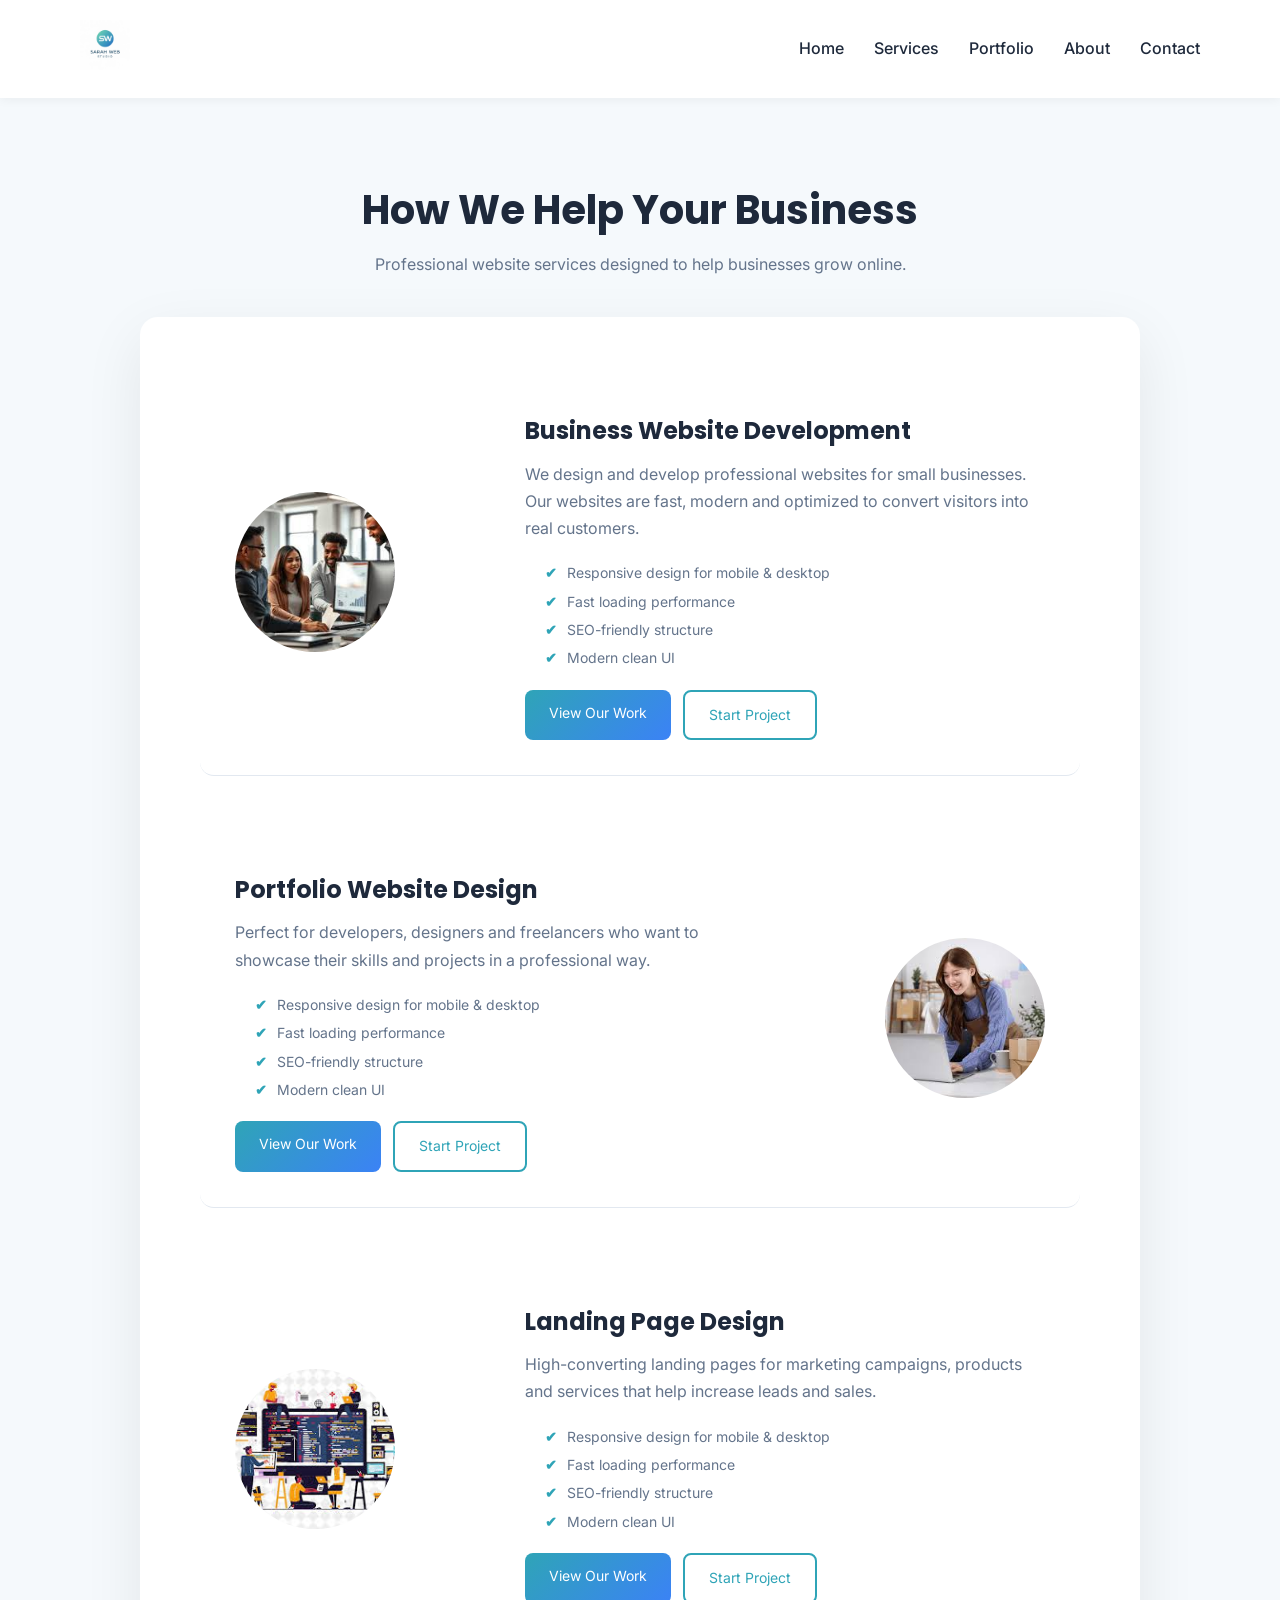
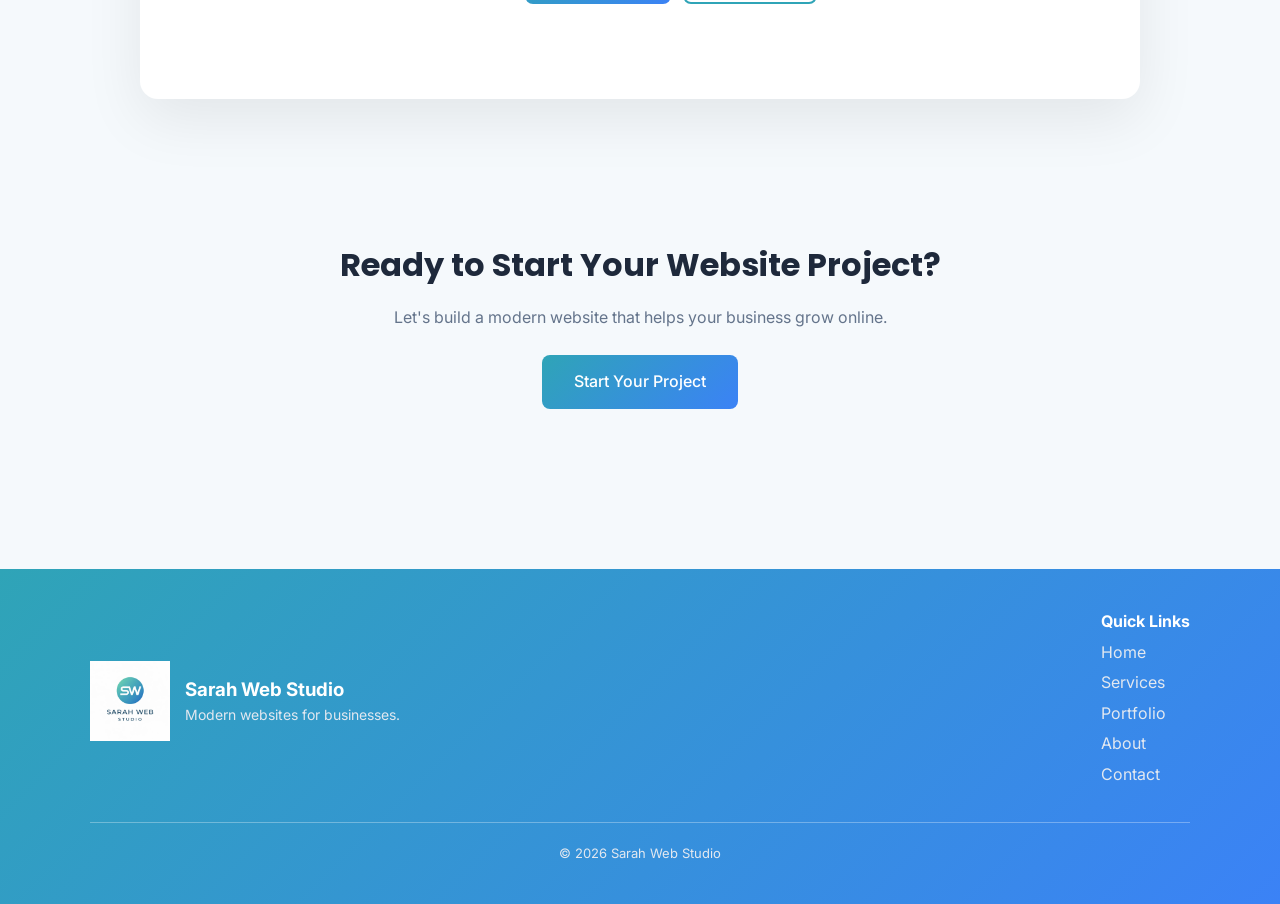
<file: services.html>
<!DOCTYPE html>
<html lang="en">

<head>

<meta charset="UTF-8">
<meta name="viewport" content="width=device-width, initial-scale=1.0">

<title>Services | Sarah Web Studio</title>

<link href="https://fonts.googleapis.com/css2?family=Poppins:wght@500;600;700&family=Inter:wght@400;500&display=swap" rel="stylesheet">

<style>

/* RESET */

*{
margin:0;
padding:0;
box-sizing:border-box;
}

body{
font-family:'Inter',sans-serif;
background:#F5F9FC;
color:#1E293B;
line-height:1.6;
}


/* NAVBAR */

.navbar{
display:flex;
justify-content:space-between;
align-items:center;
padding:20px 80px;
background:white;
box-shadow:0 2px 10px rgba(0,0,0,0.05);
position:relative;
}

.logo img{
height:50px;
}

nav ul{
display:flex;
gap:30px;
list-style:none;
}

nav a{
text-decoration:none;
color:#1E293B;
font-weight:500;
}

nav a:hover{
color:#2FA4B7;
}

/* HAMBURGER */

.hamburger{
display:none;
flex-direction:column;
cursor:pointer;
gap:5px;
}

.hamburger span{
width:25px;
height:3px;
background:#1E293B;
border-radius:3px;
}


/* PAGE HEADER */

.services-header{
text-align:center;
padding:80px 20px 40px;
}

.services-header h1{
font-family:'Poppins',sans-serif;
font-size:40px;
margin-bottom:10px;
}

.services-header p{
color:#64748B;
}


/* SERVICES WRAPPER */

.services-wrapper{
max-width:1000px;
margin:auto;
background:white;
padding:60px;
border-radius:18px;
box-shadow:0 20px 60px rgba(0,0,0,0.08);
}


/* SERVICE ROW */

.service-row{
display:flex;
align-items:center;
justify-content:space-between;
gap:50px;
margin-bottom:60px;
padding:35px;
border-radius:14px;
transition:all 0.3s ease;
border-bottom:1px solid #E2E8F0;
}

.service-row:last-child{
border-bottom:none;
margin-bottom:0;
}

.service-row.reverse{
flex-direction:row-reverse;
}

/* DESKTOP HOVER */

.service-row:hover{
background:#F8FBFE;
transform:translateY(-4px);
box-shadow:0 12px 30px rgba(0,0,0,0.06);
}

/* MOBILE TOUCH EFFECT */

.service-row:active{
background:#F8FBFE;
transform:translateY(-4px);
box-shadow:0 12px 30px rgba(0,0,0,0.06);
}

/* IMAGE */

.service-image img{
width:160px;
height:160px;
object-fit:cover;
border-radius:50%;
transition:transform 0.3s ease;
}
.service-row:hover .service-image img{
transform:scale(1.08);
}

/* TEXT */

.service-text{
max-width:520px;
}

.service-text h3{
font-family:'Poppins',sans-serif;
font-size:24px;
margin-bottom:10px;
}

.service-text p{
color:#64748B;
margin-bottom:18px;
line-height:1.7;
text-align: left;
}

.service-features{
margin:20px auto;
padding-left:20px;
list-style:none;
text-align:left;
max-width:100%;
color:#64748B;
}
.service-features li{
margin-bottom:8px;
font-size:14px;
position:relative;
padding-left:22px;
}

.service-features li::before{
content:"✔";
position:absolute;
left:0;
color:#2FA4B7;
font-size:14px;
font-weight:bold;

}
.service-features li{
margin-bottom:6px;
font-size:14px;
}
/* BUTTON */

.service-btn{
display:inline-block;
padding:12px 24px;
background:linear-gradient(135deg,#2FA4B7,#3B82F6);
color:white;
text-decoration:none;
border-radius:8px;
font-size:14px;
}

.service-buttons{
display:flex;
gap:12px;
flex-wrap:wrap;
}

.secondary-btn{
background:white;
color:#2FA4B7;
border:2px solid #2FA4B7;
}

/* SERVICES CTA */

.services-cta{
text-align:center;
padding:80px 20px;
margin-top:60px;
}

.services-cta h2{
font-family:'Poppins',sans-serif;
font-size:32px;
margin-bottom:15px;
}

.services-cta p{
color:#64748B;
margin-bottom:25px;
}

.cta-btn{
display:inline-block;
padding:14px 32px;
background:linear-gradient(135deg,#2FA4B7,#3B82F6);
color:white;
text-decoration:none;
border-radius:8px;
font-weight:500;
}

/* FOOTER */

.footer{
margin-top:80px;
background:linear-gradient(135deg,#2FA4B7,#3B82F6);
color:white;
padding:40px 20px;
}

.footer-container{
max-width:1100px;
margin:auto;
}

.footer-row{
display:flex;
justify-content:space-between;
align-items:center;
flex-wrap:wrap;
gap:30px;
}

.footer-brand{
display:flex;
align-items:center;
gap:15px;
}

.footer-brand img{
width:80px;
}

.footer-info p{
color:#E2E8F0;
font-size:14px;
}

.footer-links-box ul{
list-style:none;
}

.footer-links-box li{
margin:5px 0;
}

.footer-links-box a{
color:#E2E8F0;
text-decoration:none;
}

.footer-links-box a:hover{
color:white;
}

.footer-divider{
border:none;
height:1px;
background:rgba(255,255,255,0.3);
margin:30px 0 20px;
}

.copyright{
text-align:center;
font-size:13px;
color:#E2E8F0;
}


/* MOBILE */

@media (max-width:768px){

.navbar{
padding:15px 20px;
}

/* MOBILE MENU */

#nav-menu{
position:absolute;
top:70px;
left:0;
width:100%;
background:white;
display:none;
box-shadow:0 10px 20px rgba(0,0,0,0.1);
}

#nav-menu ul{
flex-direction:column;
padding:20px;
gap:20px;
}

#nav-menu.active{
display:block;
}

.hamburger{
display:flex;
}

/* SERVICES */

.services-wrapper{
padding:40px 20px;
}

.service-row{
flex-direction:column;
text-align:center;
gap:25px;
}

.service-row.reverse{
flex-direction:column;
}

.service-image img{
width:120px;
height:120px;
}

.services-header h1{
font-size:28px;
}
.service-buttons{
    justify-content: center;
}
.service-buttons{
display:flex;
flex-direction:center;
align-items:center;
gap:10px;
flex-wrap: nowrap;
}
.service-buttons a{
min-width: 140px;
text-align: center;
white-space: nowrap;
}
.service-btn{
    padding: 10px 18px;
    font-size: 13px;
}
.service-text{
max-width:300px;
margin:auto;
}

.services-cta h2{
font-size:26px;
}
/* FOOTER */

.footer-row{
flex-direction:column;
text-align:center;
}

.footer-brand{
flex-direction:column;
}

}

</style>

</head>

<body>


<header class="navbar">

<div class="logo">
<img src="images/logo.jpeg" alt="Sarah Web Studio">
</div>

<nav id="nav-menu">
<ul>

<li><a href="index.html">Home</a></li>
<li><a href="services.html">Services</a></li>
<li><a href="portfolio.html">Portfolio</a></li>
<li><a href="about.html">About</a></li>
<li><a href="contact.html">Contact</a></li>

</ul>
</nav>

<div class="hamburger" onclick="toggleMenu()">
<span></span>
<span></span>
<span></span>
</div>

</header>


<section class="services-header">

<h1>How We Help Your Business</h1>

<p>
Professional website services designed to help businesses grow online.
</p>

</section>


<div class="services-wrapper">


<div class="service-row">

<div class="service-image">
<img src="images/service1.jpg">
</div>

<div class="service-text">

<h3>Business Website Development</h3>

<p>
We design and develop professional websites for small businesses.
Our websites are fast, modern and optimized to convert visitors
into real customers.
</p>
<ul class="service-features">
<li>Responsive design for mobile & desktop</li>
<li>Fast loading performance</li>
<li>SEO-friendly structure</li>
<li>Modern clean UI</li>
</ul>
<div class="service-buttons">

<a href="portfolio.html" class="service-btn">
View Our Work
</a>

<a href="contact.html" class="service-btn secondary-btn">
Start Project
</a>

</div>

</div>

</div>



<div class="service-row reverse">

<div class="service-image">
<img src="images/service2.jpg">
</div>

<div class="service-text">

<h3>Portfolio Website Design</h3>

<p>
Perfect for developers, designers and freelancers who want to
showcase their skills and projects in a professional way.
</p>
<ul class="service-features">
<li>Responsive design for mobile & desktop</li>
<li>Fast loading performance</li>
<li>SEO-friendly structure</li>
<li>Modern clean UI</li>
</ul>
<div class="service-buttons">

<a href="portfolio.html" class="service-btn">
View Our Work
</a>

<a href="contact.html" class="service-btn secondary-btn">
Start Project
</a>

</div>

</div>

</div>



<div class="service-row">

<div class="service-image">
<img src="images/service3.jpg">
</div>

<div class="service-text">

<h3>Landing Page Design</h3>

<p>
High-converting landing pages for marketing campaigns,
products and services that help increase leads and sales.
</p>
<ul class="service-features">
<li>Responsive design for mobile & desktop</li>
<li>Fast loading performance</li>
<li>SEO-friendly structure</li>
<li>Modern clean UI</li>
</ul>
<div class="service-buttons">

<a href="portfolio.html" class="service-btn">
View Our Work
</a>

<a href="contact.html" class="service-btn secondary-btn">
Start Project
</a>

</div>
</div>

</div>


</div>

<section class="services-cta">

<h2>Ready to Start Your Website Project?</h2>

<p>
Let's build a modern website that helps your business grow online.
</p>

<a href="contact.html" class="cta-btn">
Start Your Project
</a>

</section>
<footer class="footer">

<div class="footer-container">

<div class="footer-row">

<div class="footer-brand">

<img src="images/logo.jpeg">

<div class="footer-info">
<h3>Sarah Web Studio</h3>
<p>Modern websites for businesses.</p>
</div>

</div>

<div class="footer-links-box">

<h4>Quick Links</h4>

<ul>

<li><a href="index.html">Home</a></li>
<li><a href="services.html">Services</a></li>
<li><a href="portfolio.html">Portfolio</a></li>
<li><a href="about.html">About</a></li>
<li><a href="contact.html">Contact</a></li>

</ul>

</div>

</div>

<hr class="footer-divider">

<p class="copyright">© 2026 Sarah Web Studio</p>

</div>

</footer>


<script src="js/script.js"></script>
</body>
</html>
</file>
<file: css/style.css>
*{
margin:0;
padding:0;
box-sizing:border-box;
}

body{
font-family:'Inter',sans-serif;
background:#F5F9FC;
color:#1E293B;
line-height:1.6;
scroll-behavior:smooth;
}

/* NAVBAR */

.navbar{
display:flex;
justify-content:space-between;
align-items:center;
padding:20px 80px;
background:white;
box-shadow:0 2px 10px rgba(0,0,0,0.05);
position:relative;
z-index:100;
}

.logo img{
height:50px;
}

nav ul{
display:flex;
gap:30px;
list-style:none;
}

nav a{
color:#1E293B;
text-decoration:none;
font-weight:500;
transition:0.3s;
}

nav a:hover{
color:#2FA4B7;
}

/* HAMBURGER */

.hamburger{
display:none;
flex-direction:column;
cursor:pointer;
gap:5px;
}

.hamburger span{
width:25px;
height:3px;
background:#1E293B;
border-radius:3px;
}

/* HERO */

.hero{
padding:140px 20px;
position:relative;
overflow:hidden;
background:linear-gradient(180deg,#F8FBFE 0%, #FFFFFF 100%);
}

.hero-container{
max-width:1200px;
margin:auto;
display:flex;
align-items:center;
justify-content:space-between;
gap:50px;
}

.hero-text{
max-width:550px;
}

.hero-text h1{
font-size:52px;
font-family:'Poppins',sans-serif;
margin-bottom:20px;
}

.hero-text p{
font-size:18px;
margin-bottom:30px;
color:#64748B;
}

.hero-buttons{
display:flex;
gap:20px;
flex-wrap:wrap;
position: relative;
z-index: 5;
}

.btn-primary{
padding:14px 32px;
background:linear-gradient(135deg,#2FA4B7,#3B82F6);
border-radius:8px;
color:white;
text-decoration:none;
font-weight:500;
transition:0.3s;
}

.btn-primary:hover{
transform:translateY(-2px);
box-shadow:0 10px 25px rgba(0,0,0,0.15);
}

.btn-secondary{
padding:14px 32px;
border:2px solid #2FA4B7;
border-radius:8px;
color:#2FA4B7;
text-decoration:none;
font-weight:500;
transition:0.3s;
}

.btn-secondary:hover{
background:#2FA4B7;
color:white;
}

.hero-image img{
width:480px;
max-width:100%;
pointer-events: none;
}

/* HERO SHAPES */

.shape{
position:absolute;
border-radius:50%;
filter:blur(120px);
opacity:0.4;
}

.shape1{
width:350px;
height:350px;
background:#2FA4B7;
top:-100px;
left:-100px;
}

.shape2{
width:350px;
height:350px;
background:#3B82F6;
bottom:-120px;
right:-120px;
}

/* SERVICES */

.services{
padding:120px 20px;
text-align:center;
background:#F8FBFE;
}

.services h2{
font-size:38px;
font-family:'Poppins',sans-serif;
margin-bottom:10px;
}

.services-subtitle{
color:#64748B;
margin-bottom:60px;
}

.services-container{
max-width:1100px;
margin:auto;
display:flex;
gap:30px;
justify-content:center;
flex-wrap:wrap;
}

.service-card{
background:white;
padding:40px;
border-radius:12px;
width:300px;
box-shadow:0 8px 25px rgba(0,0,0,0.05);
transition:0.3s;
}

.service-card:hover{
transform:translateY(-10px);
box-shadow:0 20px 40px rgba(0,0,0,0.1);
}

.service-card h3{
margin-bottom:15px;
font-family:'Poppins',sans-serif;
}

.service-card p{
color:#64748B;
}

/* PORTFOLIO */

.portfolio{
padding:120px 20px;
text-align:center;
background:white;
}

.portfolio h2{
font-size:38px;
font-family:'Poppins',sans-serif;
margin-bottom:10px;
}

.portfolio-subtitle{
color:#64748B;
margin-bottom:60px;
}

.portfolio-container{
max-width:1100px;
margin:auto;
display:flex;
gap:30px;
flex-wrap:wrap;
justify-content:center;
}

.portfolio-card{
background:white;
border-radius:12px;
overflow:hidden;
width:300px;
box-shadow:0 8px 25px rgba(0,0,0,0.05);
transition:0.3s;
}

.portfolio-card:hover{
transform:translateY(-10px);
box-shadow:0 20px 40px rgba(0,0,0,0.1);
}

.portfolio-card img{
width:100%;
height:180px;
object-fit:cover;
transition:0.4s;
}

.portfolio-card:hover img{
transform:scale(1.05);
}

.portfolio-card h3{
margin:20px 0 10px;
font-family:'Poppins',sans-serif;
}

.portfolio-card p{
color:#64748B;
padding:0 20px 20px;
}

.portfolio-cta{
text-align:center;
margin-top:25px;
font-weight:500;
color:#475569;
}
.portfolio-actions{
display:flex;
justify-content:center;
gap:25px;   /* space between buttons */
margin-top:25px;
}
.container{
max-width:1200px;
margin:auto;
}
/* PROCESS */

.process{
padding:120px 20px;
text-align:center;
background:#F8FBFE;
}

/* ABOUT */

.about{
padding:120px 20px;
background:#F8FBFE;
}

.about-container{
max-width:1100px;
margin:auto;
display:flex;
gap:60px;
align-items:flex-start;
flex-wrap:wrap;
}

.about-text{
flex:1;
}

.about-text h2{
font-size:38px;
font-family:'Poppins',sans-serif;
margin-bottom:20px;
}

.about-text p{
color:#64748B;
margin-bottom:15px;
}

.about-features{
flex:1;
display:grid;
grid-template-columns:repeat(2,1fr);
gap:20px;
}

.feature-card{
background:#F5F9FC;
padding:25px;
border-radius:10px;
box-shadow:0 8px 25px rgba(0,0,0,0.05);
transition:0.3s;
}

.feature-card:hover{
transform:translateY(-6px);
}

/* CTA */

.contact-cta{
padding:120px 20px;
text-align:center;
background:white;
}

.contact-cta h2{
font-size:40px;
font-family:'Poppins',sans-serif;
margin-bottom:20px;
}

.contact-cta p{
margin-bottom:30px;
color:#64748B;
}

.cta-btn{
padding:14px 32px;
background:linear-gradient(135deg,#2FA4B7,#3B82F6);
color:white;
border-radius:8px;
text-decoration:none;
}

/* FOOTER */

.footer{
background:linear-gradient(135deg,#2FA4B7,#3B82F6);
padding:40px 20px;
color:white;
}

.footer-container{
max-width:1100px;
margin:auto;
}

.footer-row{
display:flex;
justify-content:space-between;
align-items:center;
flex-wrap:wrap;
gap:30px;
}

.footer-brand{
display:flex;
align-items:center;
gap:15px;
}

.footer-brand img{
width:80px;
}

.footer-info p{
color:#E2E8F0;
font-size:14px;
}

.footer-links-box ul{
list-style:none;
}

.footer-links-box li{
margin:5px 0;
}

.footer-links-box a{
color:#E2E8F0;
text-decoration:none;
}

.footer-links-box a:hover{
color:white;
}

.footer-divider{
border:none;
height:1px;
background:rgba(255,255,255,0.3);
margin:30px 0 20px;
}

.copyright{
text-align:center;
font-size:13px;
color:#E2E8F0;
}

/* BUTTON */

.section-btn{
display:inline-block;
margin-top:40px;
padding:14px 32px;
background:linear-gradient(135deg,#2FA4B7,#3B82F6);
color:white;
border-radius:8px;
text-decoration:none;
}

.services-btn,
.portfolio-more{
text-align:center;
margin-top:40px;
}

/* MOBILE */

@media (max-width:768px){

/* NAVBAR */

.navbar{
padding:15px 20px;
}

.hamburger{
display:flex;
}

#nav-menu{
position:absolute;
top:70px;
left:0;
width:100%;
background:white;
display:none;
box-shadow:0 10px 20px rgba(0,0,0,0.1);
}

#nav-menu ul{
display:flex;
flex-direction:column;
gap:18px;
padding:20px;
}

#nav-menu.active{
display:block;
}


/* HERO */

.hero{
padding:10px 10px;
}

.hero-container{
display:flex;
flex-direction:column;
align-items:center;
text-align:center;
gap:25px;
}

.hero-image{
order:-1;
margin-bottom:10px;
}

.hero-image img{
width:140px;
margin:auto;
}

.hero-text{
max-width:320px;
margin:auto;
}

.hero-text h1{
font-size:28px;
line-height:1.3;
}

.hero-text p{
font-size:15px;
line-height:1.6;
}

.hero-buttons{
display:flex;
justify-content:center;
align-items:center;
gap:12px;
flex-wrap:nowrap;
margin-top:10px;
}

.hero-buttons a{
text-align:center;
min-width:150px;
white-space:nowrap;
}


/* SERVICES */

.services{
padding:80px 20px;
}

.services-container{
flex-direction:column;
align-items:center;
gap:25px;
}

.service-card{
width:100%;
max-width:350px;
}


/* PORTFOLIO */

.portfolio{
padding:80px 20px;
}

.portfolio-container{
flex-direction:column;
align-items:center;
gap:25px;
}

.portfolio-card{
width:100%;
max-width:350px;
}

.portfolio-cta{
margin-top:30px;
font-size:18px;
color:#334155;
text-align:center;
}

.portfolio-actions{
margin-top:20px;
display:flex;
justify-content:center;
gap:10px;
flex-wrap:nowrap;
}

.portfolio-actions a{
flex:1;
max-width:160px;
text-align:center;
white-space:nowrap;
font-size:14px;
padding:12px 16px;
}

.primary-btn{
background:linear-gradient(135deg,#2FA4B7,#3B82F6);
color:white;
}

.secondary-btn{
background:white;
border:2px solid #2FA4B7;
color:#2FA4B7;
}


/* ABOUT */

.about{
padding:80px 20px;
}

.about-container{
flex-direction:column;
gap:40px;
text-align:center;
}

.about-features{
grid-template-columns:1fr;
}


/* CTA */

.contact-cta{
padding:80px 20px;
}

.contact-cta h2{
font-size:28px;
}


/* FOOTER */

.footer-row{
flex-direction:column;
align-items:center;
text-align:center;
gap:25px;
}

.footer-brand{
flex-direction:column;
align-items:center;
text-align:center;
}

.footer-brand img{
width:90px;
}

.footer-links-box{
text-align:center;
}

}
</file>
